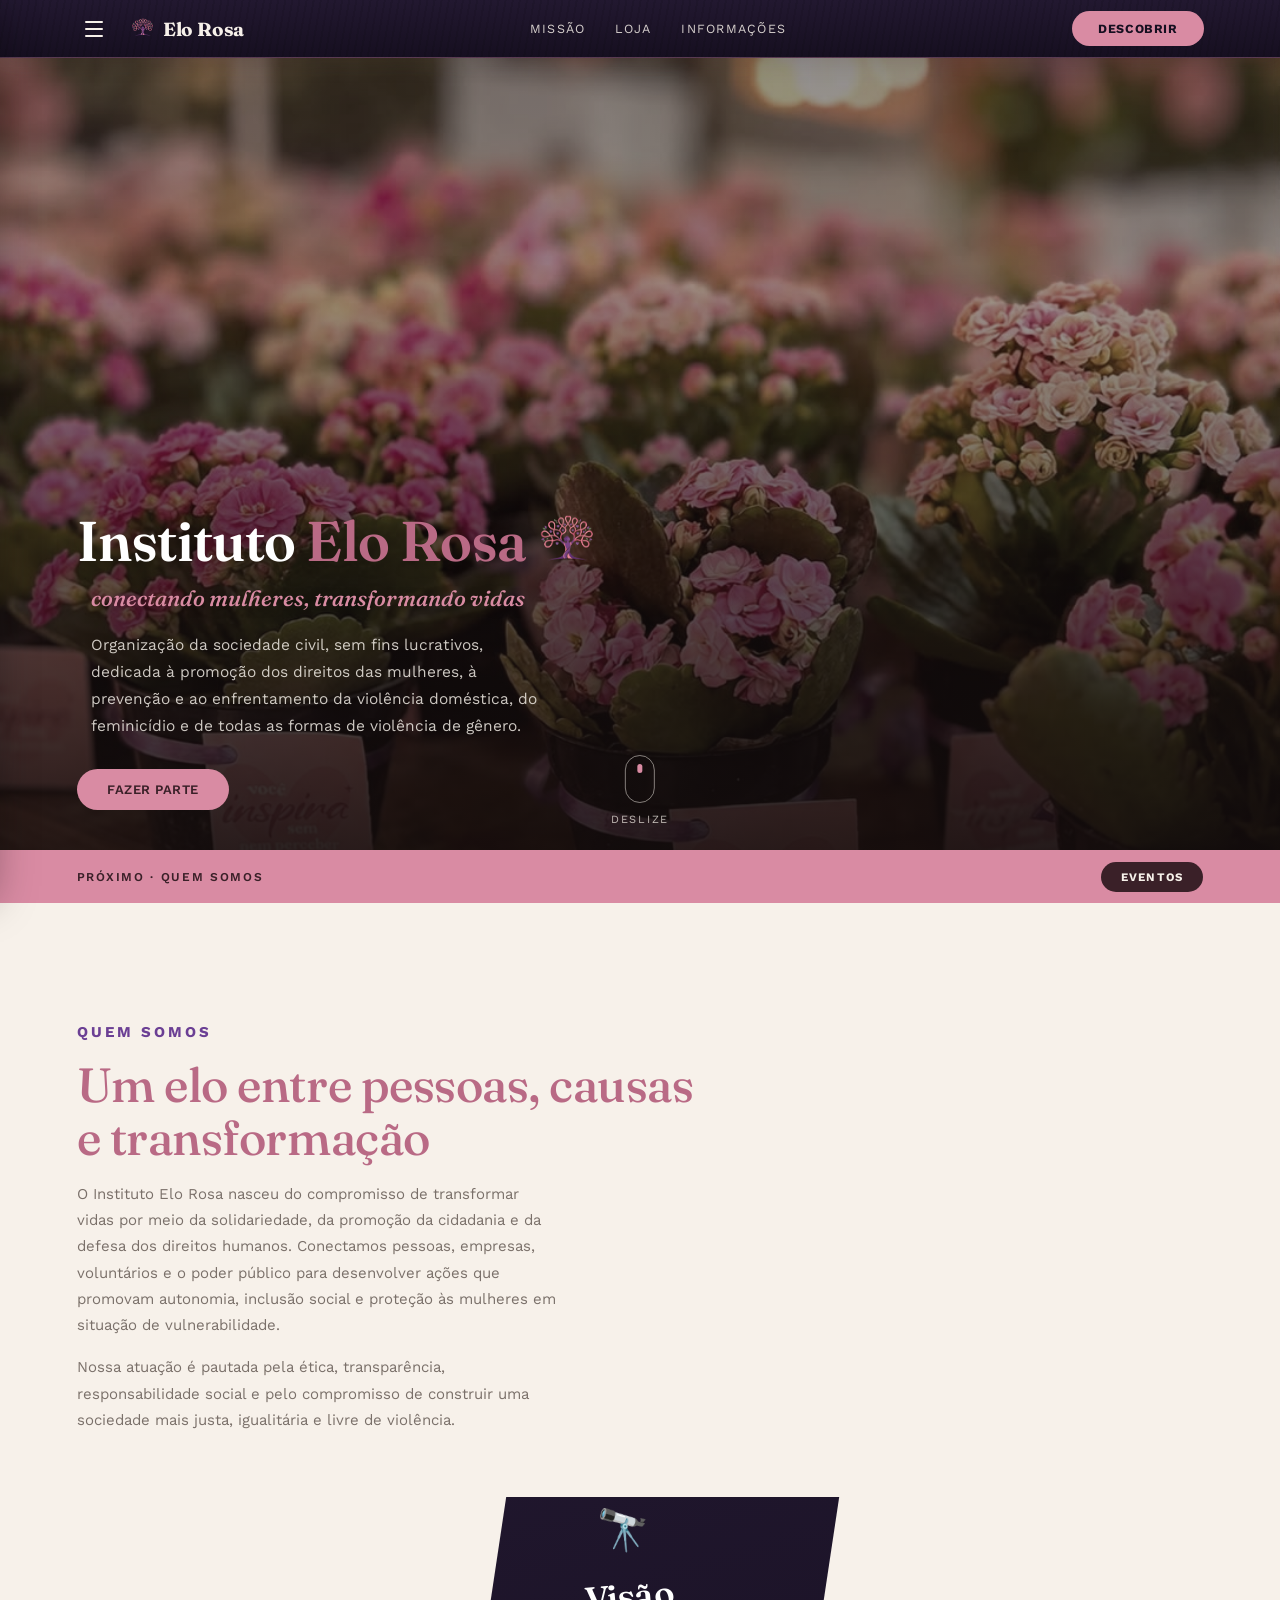
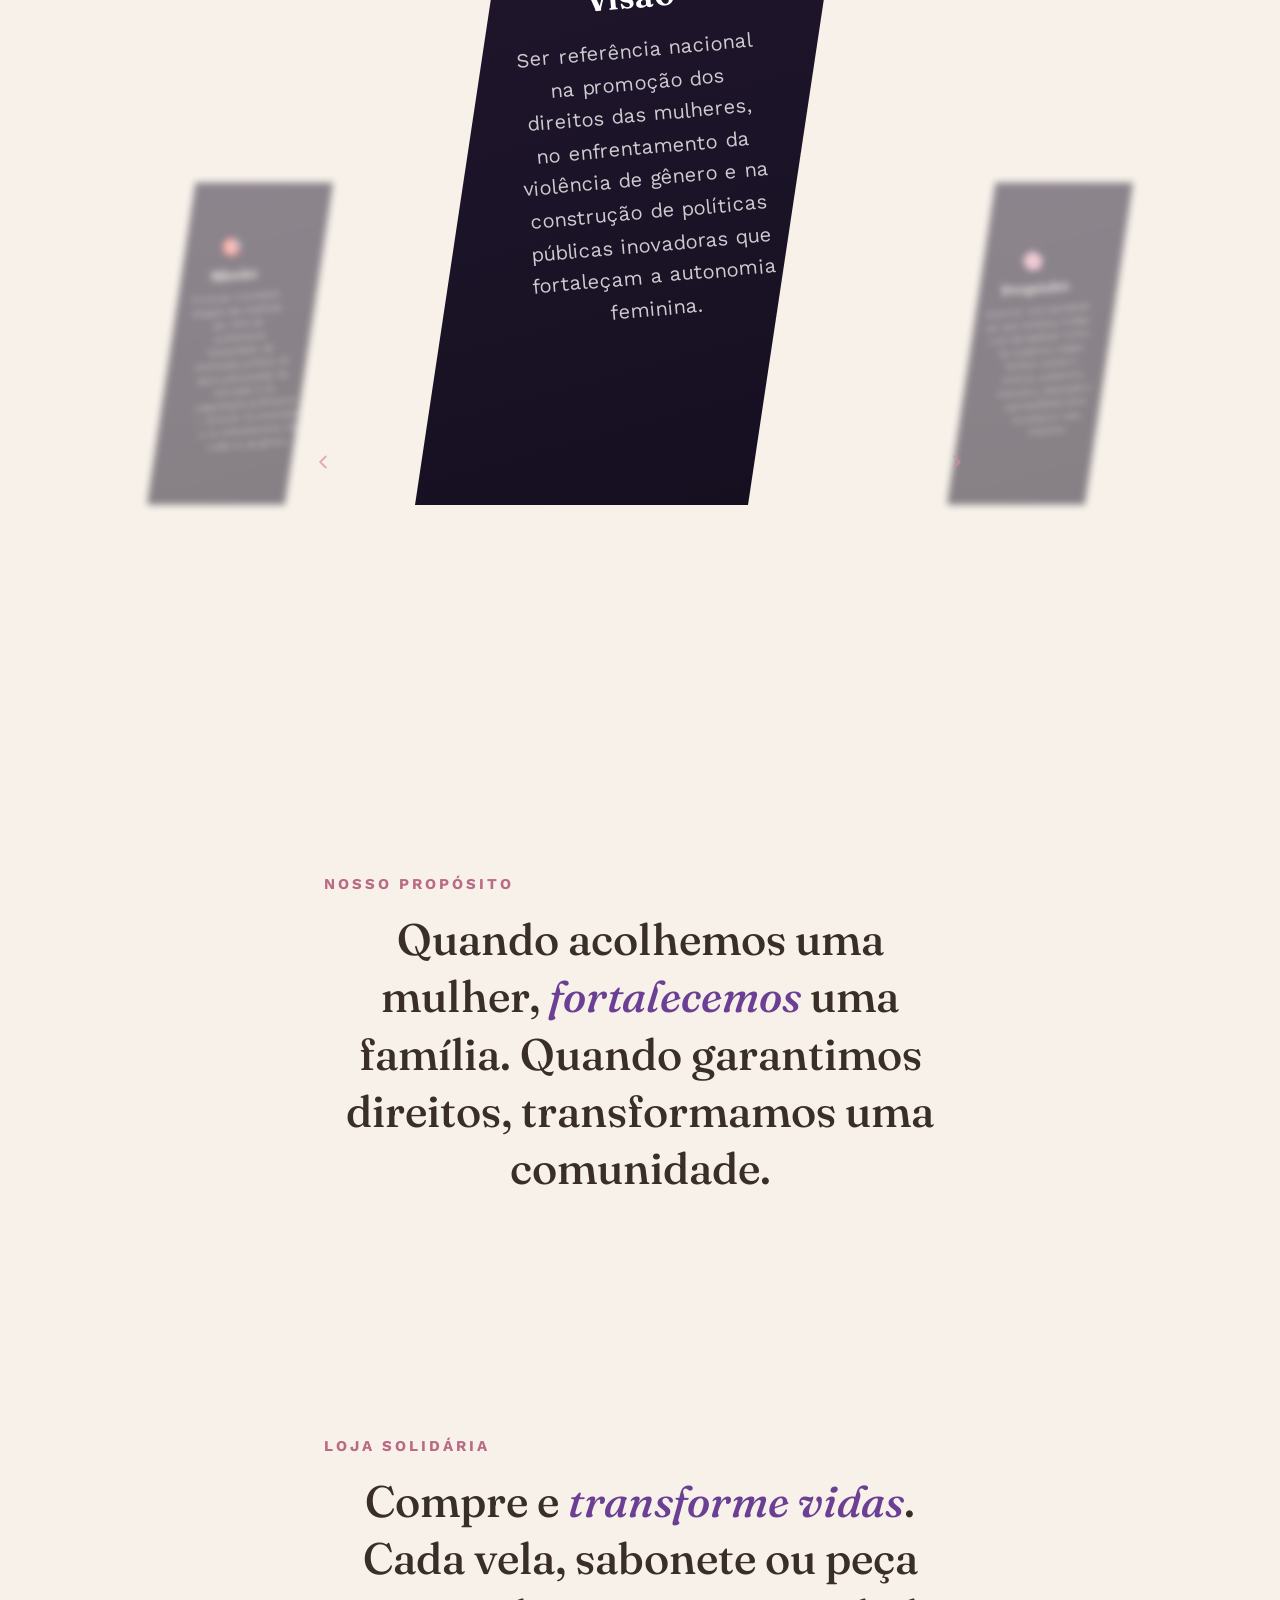
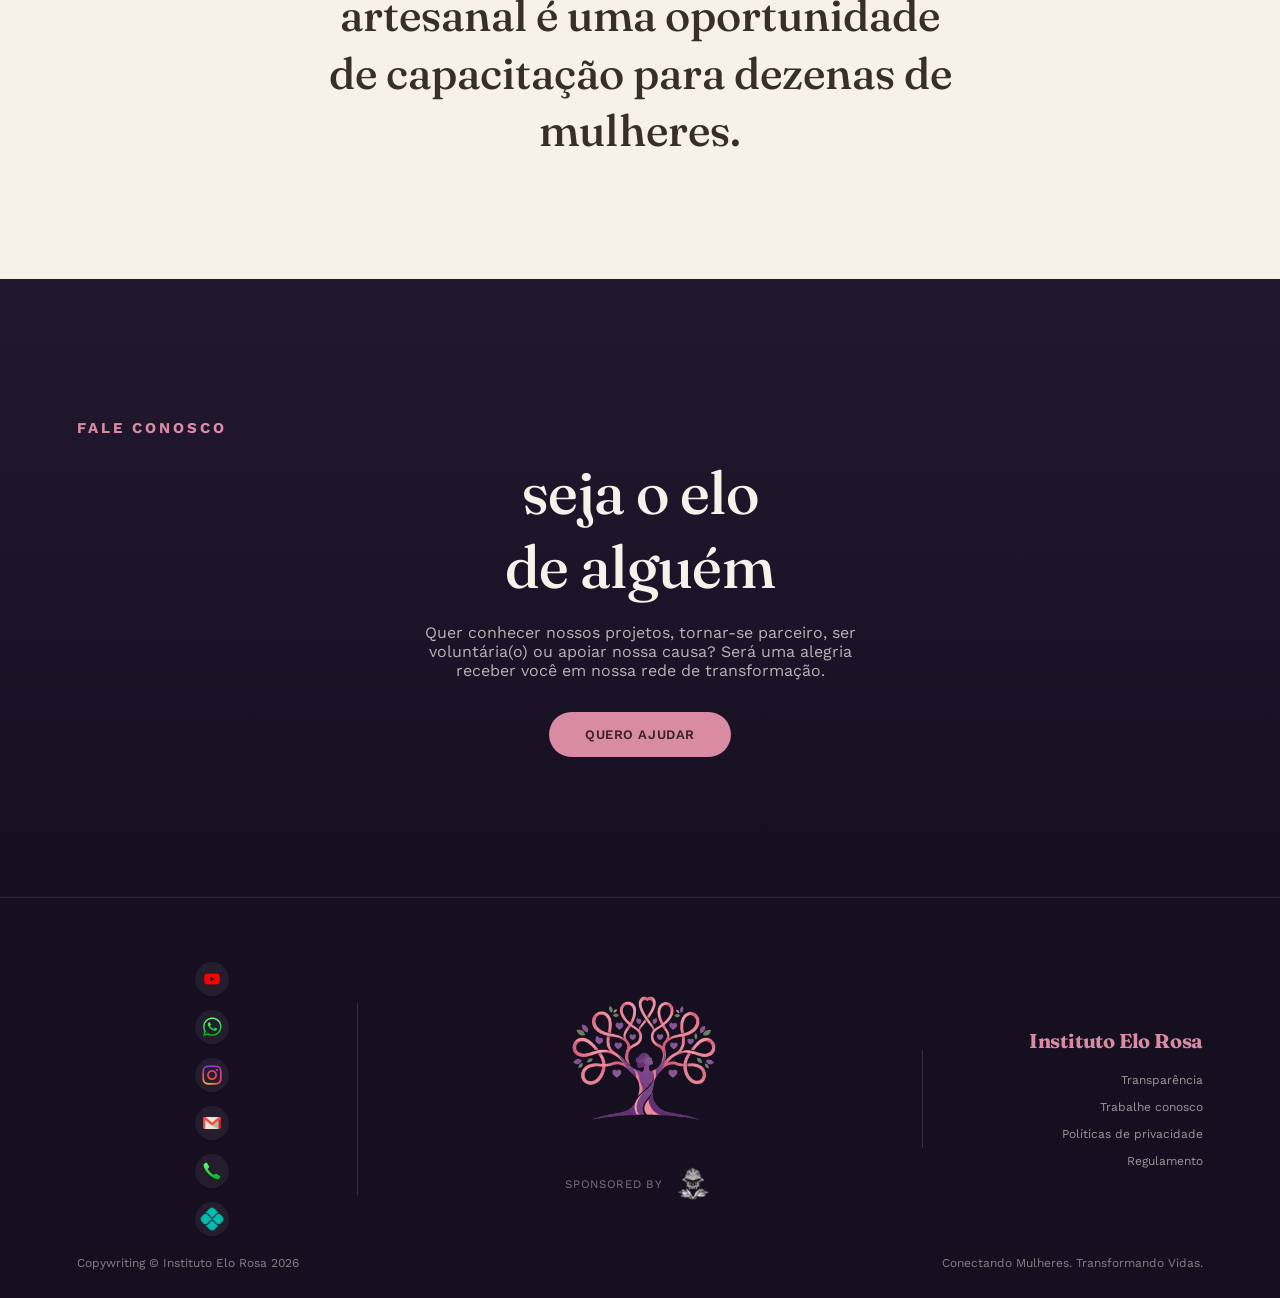
<file: index.html>
<!DOCTYPE html>
<html lang="pt-BR">
<head>
<meta charset="UTF-8">
<meta name="viewport" content="width=device-width, initial-scale=1.0">
<title>Instituto Elo Rosa</title>
<link rel="shortcut icon" href="" type="image/x-icon">
<!-- ícones extras mantidos para boa exibição em diferentes dispositivos -->
<link rel="icon" type="image/svg+xml" href="site_elo_rosa/images/favicon.svg">
<link rel="apple-touch-icon" href="site_elo_rosa/images/favicon-96x96.png">
<link rel="preconnect" href="https://fonts.googleapis.com">
<link rel="preconnect" href="https://fonts.gstatic.com" crossorigin>
<link href="https://fonts.googleapis.com/css2?family=Fraunces:ital,opsz,wght@0,9..144,300;0,9..144,500;0,9..144,700;1,9..144,500&family=Work+Sans:wght@400;500;600;700&display=swap" rel="stylesheet">
<link rel="stylesheet" href="site_elo_rosa/css/iHomeP.css">
</head>
<body>

<!-- ==========================================================================
     MÓDULO 1 — PÁGINA INICIAL (HOME)
     1.1 Menu de navegação (novo: hambúrguer + faixa que esconde + pastilha + gaveta)
     1.2 Botão flutuante de contato
     1.3 Seção herói (banner topo)
     1.4 Faixa "peek" (prévia da próxima seção)
     1.5 Seção "quem somos" (missão / visão / propósito)
     1.6 Seção "nosso propósito"
     1.7 Seção "loja solidária"
     1.8 Seção de chamada final (CTA)
     1.9 Rodapé (logo + contatos)
     ========================================================================== -->

<!-- 1.1 — MENU DE NAVEGAÇÃO -->
<nav class="nav" id="mainNav">
  <button class="menu-btn" id="menuBtn" aria-label="Abrir menu">
    <span></span><span></span><span></span>
  </button>
  <span class="word">
    <span class="mark">
      <img src="site_elo_rosa/images/favicon.svg" alt="Símbolo Elo Rosa">
    </span>
    Elo Rosa
  </span>
  <div class="links">
    <a href="#sobre">missão</a>
    <a href="#loja">loja</a>
    <a href="#apoiar">informações</a>
  </div>
  <a class="discover-btn fx-btn" href="#fim-pagina">Descobrir</a>
</nav>

<!-- pastilha fixa (canto superior esquerdo) que aparece quando a faixa some -->
<div class="nav-pill" id="navPill">
  <button class="menu-btn" id="menuBtnPill" aria-label="Abrir menu">
    <span></span><span></span><span></span>
  </button>
</div>

<!-- fundo escuro atrás da gaveta/cortina do menu -->
<div class="menu-overlay" id="menuOverlay"></div>

<!-- gaveta/cortina do menu (desktop: painel médio | mobile: peça pequena) -->
<aside class="menu-drawer" id="menuDrawer">
  <div class="menu-drawer-head">
    <span class="mark"><img src="site_elo_rosa/images/favicon.svg" alt="Logo do Instituto Elo Rosa"></span>
    <span class="drawer-name">Instituto Elo Rosa</span>
  </div>
  <nav class="menu-drawer-links">
    <a href="#sobre">Missão</a>
    <a href="#loja">Loja Solidária</a>
    <a href="#apoiar">Informações</a>
  </nav>
</aside>

<!-- 1.2 — BOTÃO FLUTUANTE DE CONTATO (canto inferior direito)
     Ícone: whatsapp1.png (preto), leva para o grupo do WhatsApp, nova aba -->
<a class="contact-fab" id="contactFab" title="fale conosco"
   href="https://chat.whatsapp.com/DbMzyCvsvQeIkFJNNrnskq?mode=gi_t"
   target="_blank" rel="noopener" aria-label="Falar no WhatsApp">
  <img src="site_elo_rosa/images/whatsapp1.png" alt="WhatsApp">
</a>

<!-- 1.3 — SEÇÃO HERÓI (banner principal com imagem de fundo) -->
<header class="hero">
  <div class="hero-bg" id="heroBg">
    <div class="fill"></div>
  </div>

  <div class="hero-inner">
    <div class="hero-copy">
      <!-- título grande do herói: nome do instituto primeiro (mais à
           esquerda, no topo da hierarquia) e a logo em seguida, à direita
           do texto. Nome inteiro em rosa (cor definida em .hero-title). -->
      <div class="hero-title-row">
        <h1 class="hero-title"><span class="hero-title-word">Instituto</span> <span class="hero-title-accent">Elo Rosa</span></h1>
        <span class="hero-logo"><img src="site_elo_rosa/images/favicon.svg" alt="Logo Instituto Elo Rosa"></span>
      </div>
      <!-- frase/tagline que já existia, mantida como subtítulo — recuada
           mais à direita, abaixo do título -->
      <p class="hero-tagline">conectando mulheres, transformando vidas</p>
      <!-- parágrafo de descrição que já existia -->
      <p class="hero-desc">Organização da sociedade civil, sem fins lucrativos, dedicada à promoção dos direitos das mulheres, à prevenção e ao enfrentamento da violência doméstica, do feminicídio e de todas as formas de violência de gênero.</p>
      <!-- botão "fazer parte": mesmo efeito visual do botão "Descobrir"
           (classe fx-btn = escurece no hover + "bolha" suave no clique),
           leva para uma página nova -->
      <a class="hero-btn fx-btn" href="site_elo_rosa/pages/fazer-parte.html">fazer parte</a>
    </div>
  </div>

  <div class="scroll-cue">
    <div class="pill"></div>
    <svg class="chevron" viewBox="0 0 24 24" fill="none" stroke="#c98299" stroke-width="2" stroke-linecap="round" stroke-linejoin="round"><polyline points="6 9 12 15 18 9"></polyline></svg>
    <span class="label">deslize</span>
  </div>
</header>

<!-- 1.4 — FAIXA "PEEK" (prévia da próxima seção) -->
<div class="peek">
  <span class="tag">próximo · quem somos</span>
  <!-- botão "eventos": mesmo efeito visual do "Descobrir" (classe fx-btn),
       mas leva para uma página nova (eventos.html), em vez de rolar a página -->
  <a class="peek-btn fx-btn" href="site_elo_rosa/pages/eventos.html">eventos</a>
</div>

<!-- 1.5 — SEÇÃO "QUEM SOMOS" (missão / visão / propósito) -->
<section id="sobre">
  <div class="section-head reveal">
    <span class="eyebrow">quem somos</span>
    <h2>Um elo entre pessoas, causas e transformação</h2>
    <p>O Instituto Elo Rosa nasceu do compromisso de transformar vidas por meio da solidariedade, da promoção da cidadania e da defesa dos direitos humanos. Conectamos pessoas, empresas, voluntários e o poder público para desenvolver ações que promovam autonomia, inclusão social e proteção às mulheres em situação de vulnerabilidade.</p>
    <p>Nossa atuação é pautada pela ética, transparência, responsabilidade social e pelo compromisso de construir uma sociedade mais justa, igualitária e livre de violência.</p>
  </div>

  <!-- Carrossel Missão/Visão/Propósito: 3 cartões em paralelogramo. Só o
       cartão central fica grande e nítido; os outros 2 ficam nas laterais,
       parcialmente escondidos e borrados. A ordem visível é controlada
       via JS, trocando as classes .is-left / .is-center / .is-right. -->
  <div class="mission-carousel reveal">
    <button class="m-arrow m-arrow-left" id="mArrowLeft" aria-label="Cartão anterior">
      <svg viewBox="0 0 24 24" fill="none" stroke-width="2" stroke-linecap="round" stroke-linejoin="round"><polyline points="15 18 9 12 15 6"></polyline></svg>
    </button>

    <div class="mission-track carousel-intro" id="missionTrack">
      <div class="m-card is-left" data-key="missao">
        <div class="m-card-inner">
          <div class="m-card-content">
            <span class="icon">🎯</span>
            <h3>Missão</h3>
            <p>Promover a proteção integral das mulheres por meio do acolhimento humanizado, da orientação jurídica, do apoio psicossocial, da educação e da capacitação profissional — atuando na prevenção e no enfrentamento da violência de gênero.</p>
          </div>
        </div>
      </div>
      <div class="m-card is-center" data-key="visao">
        <div class="m-card-inner">
          <div class="m-card-content">
            <span class="icon">🔭</span>
            <h3>Visão</h3>
            <p>Ser referência nacional na promoção dos direitos das mulheres, no enfrentamento da violência de gênero e na construção de políticas públicas inovadoras que fortaleçam a autonomia feminina.</p>
          </div>
        </div>
      </div>
      <div class="m-card is-right" data-key="proposito">
        <div class="m-card-inner">
          <div class="m-card-content">
            <span class="icon">🌸</span>
            <h3>Propósito</h3>
            <p>Construir uma sociedade em que nenhuma mulher viva sob qualquer forma de violência e todas tenham acesso a direitos, autonomia financeira, educação e oportunidades para reconstruir suas histórias.</p>
          </div>
        </div>
      </div>
    </div>

    <button class="m-arrow m-arrow-right" id="mArrowRight" aria-label="Próximo cartão">
      <svg viewBox="0 0 24 24" fill="none" stroke-width="2" stroke-linecap="round" stroke-linejoin="round"><polyline points="9 18 15 12 9 6"></polyline></svg>
    </button>
  </div>
</section>

<!-- 1.6 — SEÇÃO "NOSSO PROPÓSITO" -->
<section class="story" id="atuacao">
  <div class="story-content reveal">
    <span class="eyebrow">nosso propósito</span>
    <h2>Quando acolhemos uma mulher, <em>fortalecemos</em> uma família. Quando garantimos direitos, transformamos uma comunidade.</h2>
  </div>
</section>

<!-- 1.7 — SEÇÃO "LOJA SOLIDÁRIA" -->
<section class="story" id="loja">
  <div class="story-content reveal">
    <span class="eyebrow">loja solidária</span>
    <h2>Compre e <em>transforme vidas</em>. Cada vela, sabonete ou peça artesanal é uma oportunidade de capacitação para dezenas de mulheres.</h2>
  </div>
</section>

<!-- 1.8 — SEÇÃO DE CHAMADA FINAL (CTA) -->
<section class="cta" id="apoiar">
  <div class="reveal">
    <span class="eyebrow">fale conosco</span>
    <h2>seja o elo<br>de alguém</h2>
    <p style="max-width:480px;margin:20px auto 0;color:var(--ink-soft);">Quer conhecer nossos projetos, tornar-se parceiro, ser voluntária(o) ou apoiar nossa causa? Será uma alegria receber você em nossa rede de transformação.</p>
    <a class="btn" href="#">quero ajudar</a>
  </div>
</section>

<!-- 1.9 — RODAPÉ (FOOTER) — grade de 3 colunas: ícones | logo | nome+políticas -->
<footer>
  <div class="footer-grid">

    <!-- Coluna 1 (esquerda): ícones de contato/redes sociais, empilhados de
         cima para baixo. Agora usando imagens próprias (PNG) em vez de SVGs
         genéricos. Páginas externas (YouTube/Instagram/WhatsApp) abrem em
         nova aba (target="_blank"). -->
    <div class="footer-col-left">
      <ul class="footer-social-col">

        <!-- YouTube → canal oficial do Instituto Elo Rosa. Abre em nova aba. -->
        <li>
          <a href="https://www.youtube.com/@InstitutoEloRosa" target="_blank" rel="noopener" aria-label="YouTube" class="icon-pop">
            <img src="site_elo_rosa/images/youtube.png" alt="YouTube">
          </a>
        </li>

        <!-- WhatsApp (comunidade) → grupo do WhatsApp. Abre em nova aba. -->
        <li>
          <a href="https://chat.whatsapp.com/DbMzyCvsvQeIkFJNNrnskq?mode=gi_t"
             target="_blank" rel="noopener" aria-label="WhatsApp — comunidade" class="icon-pop">
            <img src="site_elo_rosa/images/whatsapp2.png" alt="WhatsApp">
          </a>
        </li>

        <!-- Instagram → página do perfil. Abre em nova aba.
             Substituir o href pelo link definitivo. -->
        <li>
          <a href="https://www.instagram.com/institutoelorosa/" target="_blank" rel="noopener" aria-label="Instagram" class="icon-pop">
            <img src="site_elo_rosa/images/instagran.png" alt="Instagram">
          </a>
        </li>

        <!-- Gmail → copia o e-mail para a área de transferência e também
             abre o app de e-mail (mailto), conforme pedido. -->
        <li>
          <a href="mailto:institutoelorosa@gmail.com" data-copy="institutoelorosa@gmail.com" class="js-copy-email icon-pop" aria-label="Enviar e-mail">
            <img src="site_elo_rosa/images/gmail.png" alt="E-mail">
          </a>
          <span class="footer-copy-hint" id="emailCopyHint">copiado!</span>
        </li>

        <!-- Telefone → apenas copia o número, sem abrir discador -->
        <li>
          <button type="button" class="js-copy-phone icon-pop" data-copy="+55 61 99587-1110" aria-label="Copiar telefone">
            <img src="site_elo_rosa/images/phone.png" alt="Telefone">
          </button>
          <span class="footer-copy-hint" id="phoneCopyHint">copiado!</span>
        </li>

        <!-- Pix → copia a chave (CNPJ) para a área de transferência, igual
             e-mail/telefone -->
        <li>
          <button type="button" class="js-copy-pix icon-pop" data-copy="67.667.330/0001-06" aria-label="Copiar chave Pix">
            <img src="site_elo_rosa/images/pix.png" alt="Pix">
          </button>
          <span class="footer-copy-hint" id="pixCopyHint">copiado!</span>
        </li>

      </ul>
    </div>

    <!-- Coluna 2 (centro): logo do instituto + "Sponsored by" embaixo, centralizado -->
    <div class="footer-col-center">
      <div class="footer-logo">
        <img src="site_elo_rosa/images/favicon.svg" alt="Logo do Instituto Elo Rosa">
      </div>

      <!-- "Sponsored by" — caveira (zaluvin.png) na cor ORIGINAL do arquivo
           (sem tingir), na base da peça central, centralizada. Ao passar o
           mouse, ela desliza em 2D (X e Y), sem rotação/3D. -->
      <div class="footer-sponsor">
        <span>Sponsored by</span>
        <a href="https://www.instagram.com/zaluvin/?utm_source=ig_web_button_share_sheet"
           target="_blank" rel="noopener"
           class="footer-sponsor-icon"
           aria-label="Sponsored by zaluvin — abrir Instagram">
          <img src="site_elo_rosa/images/zaluvin.png" alt="Zaluvin">
        </a>
      </div>
    </div>

    <!-- Coluna 3 (direita): nome do instituto + lista de links institucionais (políticas) -->
    <div class="footer-col-right">
      <span class="footer-brand-name">Instituto Elo Rosa</span>

      <ul class="footer-policies">
        <li><a href="#">Transparência</a></li>
        <li><a href="#">Trabalhe conosco</a></li>
        <li><a href="#">Políticas de privacidade</a></li>
        <li><a href="#">Regulamento</a></li>
      </ul>
    </div>

  </div>

  <!-- Linha final do rodapé: copyright + slogan -->
  <div class="footer-bottom" id="fim-pagina">
    <span>Copywriting © Instituto Elo Rosa 2026</span>
    <span>Conectando Mulheres. Transformando Vidas.</span>
  </div>
</footer>

<script src="site_elo_rosa/js/iHomeP.js"></script>
</body>
</html>
</file>
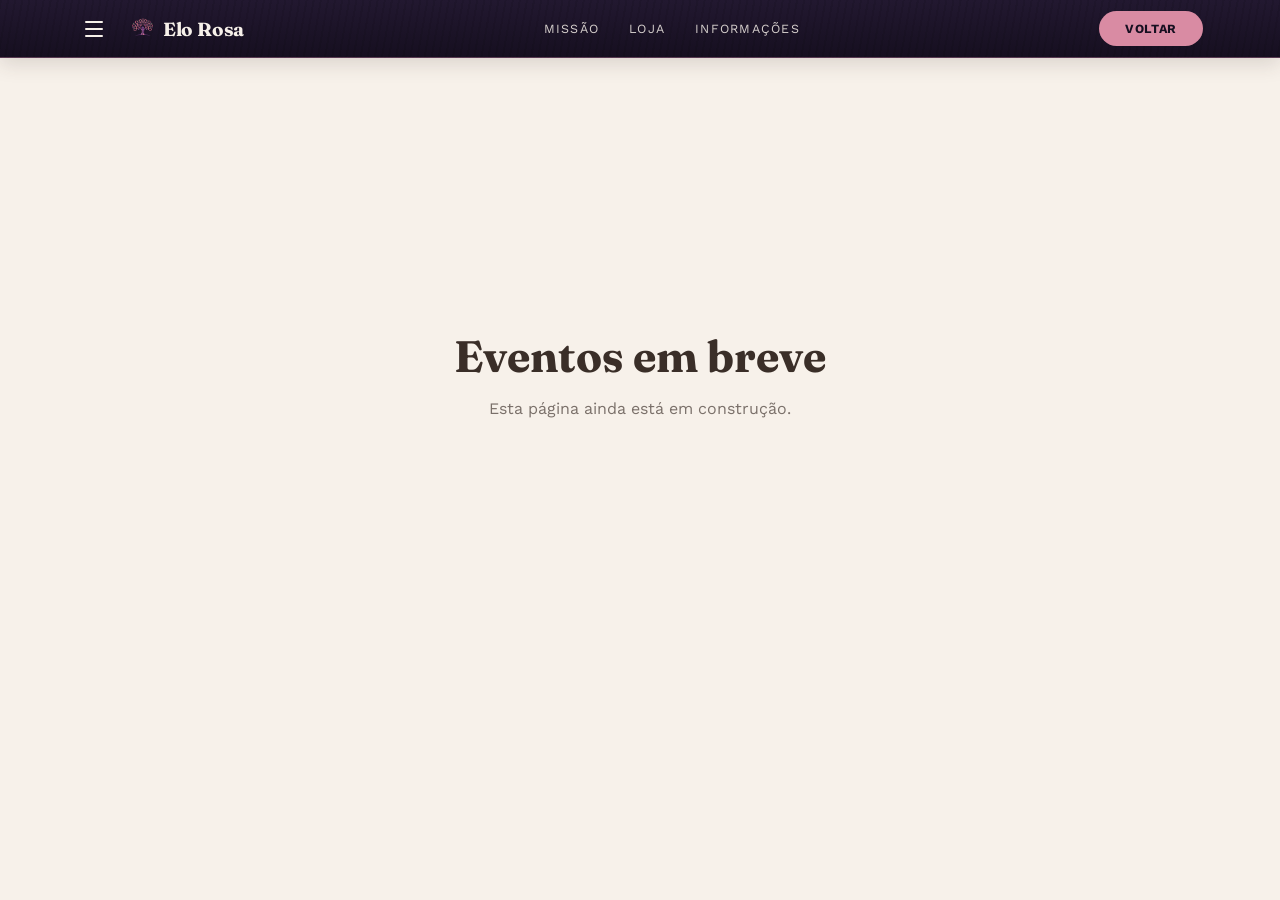
<file: site_elo_rosa/pages/eventos.html>
<!DOCTYPE html>
<html lang="pt-BR">
<head>
<meta charset="UTF-8">
<meta name="viewport" content="width=device-width, initial-scale=1.0">
<title>Eventos — Instituto Elo Rosa</title>
<link rel="shortcut icon" href="" type="image/x-icon">
<link rel="icon" type="image/svg+xml" href="../images/favicon.svg">
<link href="https://fonts.googleapis.com/css2?family=Fraunces:ital,opsz,wght@0,9..144,300;0,9..144,500;0,9..144,700;1,9..144,500&family=Work+Sans:wght@400;500;600;700&display=swap" rel="stylesheet">
<link rel="stylesheet" href="../css/iHomeP.css">
</head>
<body style="padding-top:58px;">

<!--
  PÁGINA "EVENTOS" — criada em branco por enquanto, como destino do botão
  "eventos" da faixa peek da página inicial. Reaproveita o mesmo style.css
  do site (mesmas cores, fontes e faixa de navegação), só falta o conteúdo.
-->

<nav class="nav" id="mainNav">
  <button class="menu-btn" id="menuBtn" aria-label="Abrir menu">
    <span></span><span></span><span></span>
  </button>
  <span class="word">
    <span class="mark"><img src="../images/favicon.svg" alt="Símbolo Elo Rosa"></span>
    Elo Rosa
  </span>
  <div class="links">
    <a href="../../index.html#sobre">missão</a>
    <a href="../../index.html#loja">loja</a>
    <a href="../../index.html#apoiar">informações</a>
  </div>
  <a class="discover-btn fx-btn" href="../../index.html">voltar</a>
</nav>

<section style="min-height:70vh;display:flex;align-items:center;justify-content:center;text-align:center;">
  <div>
    <h1 style="font-size:clamp(28px,4.5vw,44px);">Eventos em breve</h1>
    <p style="margin-top:16px;color:var(--ink-soft);">Esta página ainda está em construção.</p>
  </div>
</section>

<script src="../js/iHomeP.js"></script>
</body>
</html>
</file>
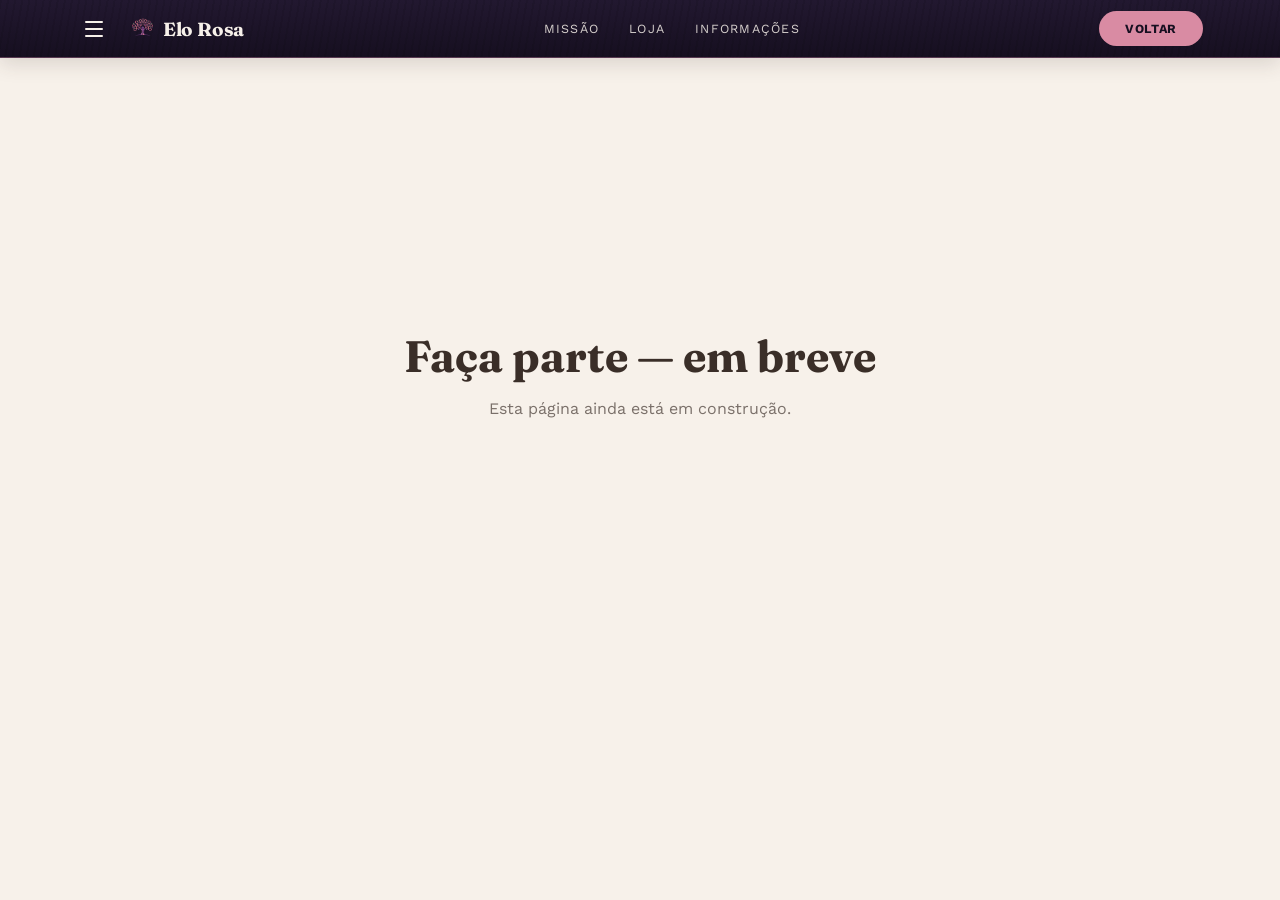
<file: site_elo_rosa/pages/fazer-parte.html>
<!DOCTYPE html>
<html lang="pt-BR">
<head>
<meta charset="UTF-8">
<meta name="viewport" content="width=device-width, initial-scale=1.0">
<title>Faça Parte — Instituto Elo Rosa</title>
<link rel="shortcut icon" href="" type="image/x-icon">
<link rel="icon" type="image/svg+xml" href="../images/favicon.svg">
<link href="https://fonts.googleapis.com/css2?family=Fraunces:ital,opsz,wght@0,9..144,300;0,9..144,500;0,9..144,700;1,9..144,500&family=Work+Sans:wght@400;500;600;700&display=swap" rel="stylesheet">
<link rel="stylesheet" href="../css/iHomeP.css">
</head>
<body style="padding-top:58px;">

<!--
  PÁGINA "FAZER PARTE" — criada em branco por enquanto, como destino do
  botão "fazer parte" do herói da página inicial. Reaproveita o mesmo
  iHomeP.css do site (mesmas cores, fontes e faixa de navegação).
-->

<nav class="nav" id="mainNav">
  <button class="menu-btn" id="menuBtn" aria-label="Abrir menu">
    <span></span><span></span><span></span>
  </button>
  <span class="word">
    <span class="mark"><img src="../images/favicon.svg" alt="Símbolo Elo Rosa"></span>
    Elo Rosa
  </span>
  <div class="links">
    <a href="../../index.html#sobre">missão</a>
    <a href="../../index.html#loja">loja</a>
    <a href="../../index.html#apoiar">informações</a>
  </div>
  <a class="discover-btn fx-btn" href="../../index.html">voltar</a>
</nav>

<section style="min-height:70vh;display:flex;align-items:center;justify-content:center;text-align:center;">
  <div>
    <h1 style="font-size:clamp(28px,4.5vw,44px);">Faça parte — em breve</h1>
    <p style="margin-top:16px;color:var(--ink-soft);">Esta página ainda está em construção.</p>
  </div>
</section>

<script src="../js/iHomeP.js"></script>
</body>
</html>
</file>
<file: site_elo_rosa/css/iHomeP.css>
/* ==========================================================================
   iHomeP.css — INSTITUTO ELO ROSA — FOLHA DE ESTILOS DA PÁGINA INICIAL (HOME)
   Convenção de nome: "iHomeP" = estilos específicos da Home Page.
   Quando novas páginas forem criadas, cada uma pode ter seu próprio arquivo
   (ex: iEventosP.css), mantendo os estilos organizados por página.
   Paleta: tons terrosos/creme + rosa suave + verde, com seções escuras
   (madeira/roxo) para dar contraste ao herói, CTA e rodapé.
   ========================================================================== */

/* ##########################################################################
   MÓDULO 1 — PÁGINA INICIAL (HOME)
   Este módulo contém TODOS os estilos da página inicial do site:
   menu de navegação, botão flutuante de contato, seção herói (banner topo),
   seção "quem somos", seções de propósito/loja, seção de chamada (CTA)
   e o rodapé (footer) com a flor decorativa e os contatos.
   ########################################################################## */

/* Variáveis de cor reutilizadas em todo o site (facilita trocar a paleta) */
:root{
  --cream:#F7F1EA;                    /* fundo claro principal */
  --cream-deep:#EDE2D4;               /* fundo levemente mais escuro (cards) */
  --ink:#3A2E28;                      /* cor do texto principal */
  --ink-soft:rgba(58,46,40,.66);      /* texto secundário, mais suave */
  --pink:#D98BA3;                     /* rosa de destaque (botões, links) */
  --pink-deep:#B96A85;                /* rosa mais escuro (hover) */
  --green:#7C9A78;                    /* verde de apoio (eyebrows de seção) */
  --line:rgba(58,46,40,.12);          /* linhas divisórias sutis */
  --wood:#221830;                     /* roxo escuro (topo do gradiente) — escurecido */
  --wood-dark:#160F20;                /* roxo ainda mais escuro (base do gradiente) — escurecido */
  --purple-accent:#6B3F94;            /* roxo de destaque em textos */
  --lilac-light:#E7D6EA;              /* rosa-lilás claro (moldura externa das cartas 3D) */
}

/* Reset básico: remove margens/paddings padrão do navegador */
*{margin:0;padding:0;box-sizing:border-box;}

/* Rolagem suave ao clicar em âncoras (ex: menu -> seção) */
html{scroll-behavior:smooth;}

/* Esconde a barra de rolagem visualmente, mantendo a rolagem funcional */
html,body{ scrollbar-width:none; -ms-overflow-style:none; }
body::-webkit-scrollbar, html::-webkit-scrollbar{ display:none; width:0; height:0; }

body{
  background:var(--cream);
  color:var(--ink);
  font-family:'Work Sans',sans-serif;  /* fonte padrão do corpo do texto */
  overflow-x:hidden;                   /* evita rolagem horizontal indesejada */
  padding-top:58px;                    /* compensa a altura do menu fixo (.nav) */
}

/* Títulos usam a fonte serifada (mais editorial/elegante) */
h1,h2,h3,.display{font-family:'Fraunces',serif;}
a{color:inherit;text-decoration:none;}

/* --------------------------------------------------------------------------
   1.1 — MENU DE NAVEGAÇÃO (topo fixo)
   Barra fixa no topo da tela com logo, links de âncora e botão "quero ajudar".
   -------------------------------------------------------------------------- */
.nav{
  position:fixed;top:0;left:0;right:0;z-index:50;
  height:58px;
  display:flex;justify-content:space-between;align-items:center;
  padding:0 6vw;
  background:
    repeating-linear-gradient(100deg,
      rgba(0,0,0,0.08) 0px, rgba(0,0,0,0.08) 2px,
      transparent 2px, transparent 7px),
    linear-gradient(180deg, var(--wood) 0%, var(--wood-dark) 100%);
  border-bottom:1px solid rgba(217,139,163,.3);
  box-shadow:0 6px 20px rgba(58,46,40,.15);
}
.nav .word{
  font-family:'Fraunces',serif;font-weight:700;font-size:19px;letter-spacing:-0.01em;color:var(--cream);
  display:flex;align-items:center;gap:8px;
}
.nav .word .mark{
  width:26px;height:26px;flex-shrink:0;
  display:inline-flex;align-items:center;justify-content:center;
}
.nav .word .mark img{width:100%;height:100%;object-fit:contain;}
.nav .links{display:flex;gap:30px;font-size:12.5px;letter-spacing:.1em;text-transform:uppercase;}
.nav .links a{opacity:.85;color:var(--cream);transition:opacity .2s, color .2s;}
.nav .links a:hover{opacity:1;color:var(--pink);}
.nav .help-btn{
  background:var(--pink);color:#3A2028;
  padding:9px 20px;border-radius:24px;
  font-size:12px;font-weight:700;letter-spacing:.04em;text-transform:uppercase;
  white-space:nowrap;
  transition:background .2s;
}
.nav .help-btn:hover{background:var(--pink-deep);}
@media(max-width:760px){ .nav .links{display:none;} .nav .help-btn{padding:8px 16px;font-size:11px;} }

/* --------------------------------------------------------------------------
   1.2 — BOTÃO FLUTUANTE DE CONTATO (círculo com o ícone whatsapp1.png, preto)
   Fica fixo no canto inferior direito da tela; aparece com fade ao rolar
   (a lógica de mostrar/esconder fica no iHomeP.js). Agora é um link direto
   para o grupo do WhatsApp, aberto em nova aba.
   -------------------------------------------------------------------------- */
.contact-fab{
  position:fixed;right:28px;bottom:32px;z-index:60;
  width:58px;height:58px;border-radius:50%;
  background:var(--pink);
  display:flex;align-items:center;justify-content:center;
  box-shadow:0 8px 24px rgba(217,139,163,.5);
  opacity:0;transform:translateY(16px) scale(.9);pointer-events:none;
  transition:opacity .4s ease, transform .4s ease;
}
.contact-fab.show{opacity:1;transform:translateY(0) scale(1);pointer-events:auto;}
/* ícone whatsapp1.png aumentado em 50% (de 24px para 36px), como os demais
   ícones "extras" (todos, exceto o do zaluvin) */
.contact-fab img{width:36px;height:36px;object-fit:contain;}
@media(max-width:760px){ .contact-fab{width:50px;height:50px;right:18px;bottom:20px;} .contact-fab img{width:30px;height:30px;} }

/* --------------------------------------------------------------------------
   1.3 — SEÇÃO HERÓI (banner principal do topo, com imagem de fundo)
   -------------------------------------------------------------------------- */
.hero{
  position:relative;
  height:88vh;
  min-height:560px;
  display:flex;align-items:flex-end;
  overflow:hidden;
}
.hero-bg{
  position:absolute;inset:-6% 0 0 0;
  height:106%;
  will-change:transform;
}
.hero-bg .fill{
  position:absolute;inset:0;
  background-image:url('../images/hero.jpeg');
  background-size:cover;background-position:center 38%;
  filter:saturate(0.62) brightness(0.85);
}
.hero-bg::after{
  content:"";position:absolute;inset:0;
  background:linear-gradient(180deg, rgba(30,20,20,.4) 0%, rgba(30,20,20,.28) 32%, rgba(20,13,13,.88) 100%);
}
.hero-inner{
  position:relative;z-index:2;
  width:100%;
  padding:0 6vw 4.5vh;
}
.hero-copy{max-width:680px;}

.eyebrow{
  color:var(--pink-deep);font-size:15px;letter-spacing:.2em;text-transform:uppercase;
  font-weight:700;margin-bottom:18px;
  display:flex;align-items:center;gap:10px;
}
.eyebrow .mark{width:22px;height:22px;flex-shrink:0;}
.eyebrow .mark img{width:100%;height:100%;object-fit:contain;}

.hero-title-row{
  display:flex;align-items:center;gap:6px;
  margin-bottom:6px;
  /* hierarquia: o título nasce mais à esquerda; a logo fica depois, à
     direita dele, bem colada ao texto — ordem no HTML é título -> logo */
  justify-content:flex-start;
  flex-wrap:nowrap;
}
.hero-logo{
  /* logo maior em relação ao título, para ter presença ao lado do texto */
  width:1.35em;height:1.35em;
  font-size:clamp(28px,4.4vw,48px);
  flex-shrink:0;
  display:flex;align-items:center;justify-content:center;
}
.hero-logo img{width:100%;height:100%;object-fit:contain;}
.hero-title{
  /* fonte aumentada — ainda cabe numa linha reta no desktop */
  font-size:clamp(30px,4.8vw,56px);
  font-weight:600;line-height:1.08;letter-spacing:-.01em;
  text-shadow:0 4px 24px rgba(0,0,0,.35);
  white-space:nowrap;
}
/* "Instituto" em branco forte */
.hero-title-word{
  color:#FFFFFF;
}
/* "Elo Rosa" em rosa bem forte */
.hero-title-accent{
  color:var(--pink-deep);
  text-shadow:0 2px 16px rgba(0,0,0,.3);
}
@media(min-width:901px){
  .hero-copy{max-width:none;}
}
@media(max-width:900px){
  .hero-title{white-space:normal;}
}
@media(max-width:760px){
  .hero-logo{width:1.2em;height:1.2em;font-size:clamp(24px,7vw,36px);}
  .hero-title{font-size:clamp(24px,7vw,36px);}
}

.hero-tagline{
  margin-top:10px;margin-left:14px;
  font-family:'Fraunces',serif;font-style:italic;font-weight:500;
  font-size:clamp(17px,2.2vw,22px);
  color:var(--pink);
  text-shadow:0 2px 12px rgba(0,0,0,.25);
}

.hero-desc{
  margin-top:20px;margin-left:14px;
  font-size:15.5px;line-height:1.75;color:rgba(247,241,234,.82);
  max-width:460px;
}
.hero-btn{
  display:inline-block;margin-top:28px;padding:13px 30px;
  background:var(--pink);color:#3A2028;border-radius:30px;
  font-weight:600;font-size:13px;letter-spacing:.04em;text-transform:uppercase;
}

.scroll-cue{
  position:absolute;bottom:24px;left:50%;transform:translateX(-50%);
  z-index:3;display:flex;flex-direction:column;align-items:center;gap:10px;
  color:rgba(247,241,234,.75);font-size:11px;letter-spacing:.16em;text-transform:uppercase;
}
.scroll-cue .pill{
  width:30px;height:48px;border-radius:20px;border:1.5px solid rgba(247,241,234,.5);
  position:relative;
}
.scroll-cue .pill::before{
  content:"";position:absolute;top:8px;left:50%;transform:translateX(-50%);
  width:5px;height:9px;border-radius:3px;background:var(--pink);
  animation:cueMove 1.8s ease-in-out infinite;
}
@keyframes cueMove{
  0%{opacity:0;transform:translate(-50%,0);}
  30%{opacity:1;}
  70%{opacity:1;}
  100%{opacity:0;transform:translate(-50%,16px);}
}
.scroll-cue .chevron{display:none;}
@media(max-width:760px){
  .scroll-cue .pill{display:none;}
  .scroll-cue .chevron{display:block;width:26px;height:26px;animation:chevBounce 1.6s ease-in-out infinite;}
  .scroll-cue span.label{display:none;}
}
@keyframes chevBounce{
  0%,100%{transform:translateY(0);opacity:.5;}
  50%{transform:translateY(8px);opacity:1;}
}

.peek{
  position:relative;z-index:2;
  background:var(--pink);
  color:#3A2028;
  padding:calc(14px * 5 / 6) 6vw;
  display:flex;justify-content:space-between;align-items:center;
}
.peek .tag{font-size:12px;letter-spacing:.14em;text-transform:uppercase;font-weight:600;}
.peek .peek-btn{
  background:#3A2028;color:var(--cream);
  padding:8px 20px;border-radius:20px;
  font-size:11.5px;font-weight:700;letter-spacing:.1em;text-transform:uppercase;
  transition:background .2s;
}
.peek .peek-btn:hover{background:var(--wood-dark);}

section{padding:120px 6vw;position:relative;}
.section-head{max-width:640px;margin-bottom:64px;}
.section-head .eyebrow{color:var(--purple-accent);}
.section-head h2{font-size:clamp(32px,4.5vw,48px);font-weight:500;line-height:1.1;letter-spacing:-.01em;color:var(--pink-deep);}
.section-head p{margin-top:16px;color:var(--ink-soft);line-height:1.75;font-size:15px;max-width:480px;}

/* --------------------------------------------------------------------------
   1.6 — CARROSSEL MISSÃO / VISÃO / PROPÓSITO
   3 cartões em formato de PARALELOGRAMO: base (topo/base) horizontal, em
   90° com o "chão" da seção — as laterais são retas, inclinadas em 35°
   cada, PARALELAS entre si (por isso paralelogramo, não trapézio).

   Só 1 cartão fica no centro, em tamanho grande (+50%) e nítido; os outros
   2 ficam encostados nas laterais do carrossel, mostrando ~15% de si
   mesmos, borrados (blur). Clicar num cartão lateral (ou nas setas) o traz
   para o centro, com uma animação de "pop" (cresce - encolhe - cresce mais
   - estabiliza), enquanto o cartão que estava no centro vai para a lateral
   e ganha blur.
   -------------------------------------------------------------------------- */
.mission-carousel{
  position:relative;
  height:760px;
  max-height:82vh;
  display:flex;align-items:flex-end;justify-content:center;
  padding:60px 6vw 130px;
  overflow:hidden;
}
.mission-track{
  position:relative;
  width:100%;
  max-width:1300px;
  height:100%;
}

/* seta de navegação — sem contorno, rosa suave, só balançando sutilmente
   para indicar onde clicar. Ficam mais acima e mais afastadas do centro,
   para o deck ter bastante respiro. */
.m-arrow{
  position:absolute;
  bottom:150px;z-index:8;
  width:46px;height:46px;border-radius:50%;
  display:flex;align-items:center;justify-content:center;
  background:transparent;
  border:none;
  cursor:pointer;
  transition:transform .25s ease, opacity .25s ease;
  opacity:.7;
  animation:arrowHint 2.2s ease-in-out infinite;
}
.m-arrow:hover{opacity:1;}
.m-arrow svg{width:22px;height:22px;stroke:var(--pink);}
.m-arrow.m-arrow-left{left:calc(50% - 460px);}
.m-arrow.m-arrow-right{right:calc(50% - 460px);}
@keyframes arrowHint{
  0%,100%{transform:translateX(0);}
  50%{transform:translateX(5px);}
}
.m-arrow-left{animation-name:arrowHintLeft;}
@keyframes arrowHintLeft{
  0%,100%{transform:translateX(0);}
  50%{transform:translateX(-5px);}
}

/* cartão — sem moldura/fundo próprio: a área ao redor do paralelogramo é
   totalmente transparente, como se não existisse */
.m-card{
  position:absolute;
  bottom:0;left:50%;
  width:300px;height:520px;
  padding:0;
  background:transparent;
  cursor:pointer;
  transform-origin:bottom center;
  transition:transform .65s cubic-bezier(.22,1,.36,1),
             filter .5s ease, opacity .5s ease;
  will-change:transform, filter;
}

/* miolo — formato de paralelogramo via clip-path (laterais paralelas,
   inclinadas). Agora escuro/roxo, com texto claro. Sombra própria via
   drop-shadow (acompanha o recorte, diferente de box-shadow, que ficaria
   retangular). */
.m-card-inner{
  position:relative;
  width:100%;height:100%;
  background:linear-gradient(165deg, var(--wood) 0%, var(--wood-dark) 100%);
  clip-path:polygon(26% 0%, 100% 0%, 74% 100%, 0% 100%);
  filter:drop-shadow(0 20px 34px rgba(34,24,48,.24));
  transition:clip-path .4s ease;
}
/* bloco de texto: gira levemente para acompanhar a angulação oblíqua das
   laterais do cartão, e fica centralizado no meio da largura da faixa
   central do paralelogramo — largura reduzida e ângulo mais suave para
   o texto não estourar as bordas inclinadas */
.m-card-content{
  position:absolute;
  top:50%;left:50%;
  width:56%;
  transform:translate(-50%,-50%) rotate(-5deg);
  display:flex;flex-direction:column;
  text-align:center;
  color:#FFFFFF;
}
.m-card .icon{font-size:28px;display:block;margin-bottom:14px;}
.m-card h3{font-family:'Fraunces',serif;font-weight:600;font-size:23px;margin-bottom:12px;color:#FFFFFF;}
.m-card p{font-size:13.5px;line-height:1.6;color:rgba(255,255,255,.78);}

/* estado: cartão CENTRAL — grande (+50%), nítido, no topo da pilha */
.m-card.is-center{
  transform:translate(-50%,0) scale(1.5);
  z-index:5;
  filter:blur(0);
  opacity:1;
}
/* "a quina desce": ao passar o mouse em qualquer borda do cartão central,
   o canto inferior daquele lado baixa um pouco, como se fosse puxado —
   efeito de "olhar/selecionar" a carta */
.m-card.is-center:hover{
  transform:translate(-50%,0) scale(1.5) rotate(var(--tilt,0deg));
}
.m-card.is-center:hover .m-card-inner{
  clip-path:polygon(26% 0%, 100% 0%, 74% calc(100% + var(--corner,0px)), 0% 100%);
}

/* estados LATERAIS — deck bem espaçado: os cartões laterais ficam bem
   afastados do centro, MENORES que o central, e com blur */
.m-card.is-left{
  transform:translate(calc(-50% - 560px),0) scale(.62);
  z-index:2;
  filter:blur(6px);
  opacity:.5;
}
.m-card.is-right{
  transform:translate(calc(-50% + 560px),0) scale(.62);
  z-index:2;
  filter:blur(6px);
  opacity:.5;
}

/* animação de seleção: cresce - encolhe - cresce mais - estabiliza */
.m-card.is-center.just-selected{
  animation:cardSelectPop .75s cubic-bezier(.33,1,.68,1);
}
@keyframes cardSelectPop{
  0%{transform:translate(-50%,0) scale(1.5);}
  28%{transform:translate(-50%,0) scale(1.32);}
  55%{transform:translate(-50%,0) scale(1.62);}
  100%{transform:translate(-50%,0) scale(1.5);}
}

/* entrada inicial: o cartão central "chega" da direita para a esquerda e
   se estabiliza no centro */
.mission-track.carousel-intro .m-card.is-center{
  animation:cardEnterFromRight .9s cubic-bezier(.22,1,.36,1);
}
@keyframes cardEnterFromRight{
  0%{transform:translate(calc(-50% + 650px),0) scale(1.5);opacity:0;}
  100%{transform:translate(-50%,0) scale(1.5);opacity:1;}
}

@media(max-width:1300px){
  .m-card.is-left{transform:translate(calc(-50% - 400px),0) scale(.62);}
  .m-card.is-right{transform:translate(calc(-50% + 400px),0) scale(.62);}
  .m-arrow.m-arrow-left{left:calc(50% - 340px);}
  .m-arrow.m-arrow-right{right:calc(50% - 340px);}
}
@media(max-width:900px){
  .mission-carousel{height:620px;padding:40px 6vw 100px;}
  .m-card{width:230px;height:400px;}
  .m-card.is-left{transform:translate(calc(-50% - 250px),0) scale(.62);}
  .m-card.is-right{transform:translate(calc(-50% + 250px),0) scale(.62);}
  .m-arrow{bottom:110px;}
  .m-arrow.m-arrow-left{left:calc(50% - 230px);}
  .m-arrow.m-arrow-right{right:calc(50% - 230px);}
}
@media(max-width:600px){
  .mission-carousel{height:560px;padding:30px 4vw 90px;}
  .m-card{width:190px;height:330px;}
  .m-card.is-center{transform:translate(-50%,0) scale(1.35);}
  .m-card.is-left{transform:translate(calc(-50% - 175px),0) scale(.58);}
  .m-card.is-right{transform:translate(calc(-50% + 175px),0) scale(.58);}
  .m-card h3{font-size:19px;}
  .m-card p{font-size:12.5px;}
  .m-arrow{bottom:90px;}
  .m-arrow.m-arrow-left{left:calc(50% - 190px);}
  .m-arrow.m-arrow-right{right:calc(50% - 190px);}
}

.values{background:var(--cream-deep);}
.values-list{
  display:flex;flex-wrap:wrap;gap:12px;
  max-width:900px;
}
.values-list span{
  background:var(--cream);
  border:1px solid var(--line);
  color:var(--ink);
  padding:10px 18px;
  border-radius:24px;
  font-size:13.5px;
}
#projetos .values-list span{
  background:var(--cream-deep);
  border-color:rgba(217,139,163,.35);
}
.story{
  background:var(--cream);
  min-height:50vh;
  display:flex;align-items:center;justify-content:center;
  text-align:center;
}
.story-content{max-width:680px;padding:0 24px;}
.story-content .eyebrow{color:var(--pink-deep);}
.story-content h2{font-size:clamp(28px,4.5vw,44px);font-weight:500;line-height:1.3;color:var(--ink);}
.story-content h2 em{color:var(--purple-accent);font-style:italic;}

.supporters{background:var(--cream-deep);}
.support-grid{
  display:grid;grid-template-columns:repeat(auto-fit,minmax(220px,1fr));gap:1px;
  background:var(--line);
}
.support-card{
  background:var(--cream);padding:32px 26px;
  display:flex;flex-direction:column;gap:10px;
}
.support-card .badge{
  align-self:flex-start;font-size:10.5px;letter-spacing:.1em;text-transform:uppercase;
  color:var(--green);border:1px solid rgba(124,154,120,.4);border-radius:20px;padding:4px 10px;
}
.support-card h3{font-family:'Fraunces',serif;font-weight:600;font-size:20px;}
.support-card p{font-size:13.5px;color:var(--ink-soft);line-height:1.6;}
.support-card .event-date{font-size:12px;color:var(--pink-deep);margin-top:auto;letter-spacing:.04em;}

.cta{
  text-align:center;padding:140px 6vw;
  background:linear-gradient(180deg, var(--wood) 0%, var(--wood-dark) 100%);
  color:var(--cream);
}
.cta .eyebrow{color:var(--pink);}
.cta h2{font-size:clamp(34px,6vw,60px);font-weight:500;letter-spacing:-.01em;color:var(--cream);}
.cta p{color:rgba(247,241,234,.72)!important;}
.cta .btn{
  display:inline-block;margin-top:32px;padding:15px 36px;
  background:var(--pink);color:#3A2028;border-radius:40px;
  font-weight:600;font-size:13px;letter-spacing:.04em;text-transform:uppercase;
  transition:background .2s;
}
.cta .btn:hover{background:var(--pink-deep);}

footer{
  padding:64px 6vw 28px;
  background:var(--wood-dark);
  border-top:1px solid rgba(247,241,234,.10);
  overflow:visible;
}

.footer-grid{
  display:grid;
  grid-template-columns: 1fr 2fr 1fr;
  align-items:center;
  gap:24px;
  max-width:1200px;
  margin:0 auto;
  overflow:visible;
}

.footer-col-left,
.footer-col-right{
  position:relative;
}
.footer-col-left::after,
.footer-col-right::before{
  content:"";
  position:absolute;
  top:50%;
  width:1px;
  height:70%;
  background:rgba(247,241,234,.14);
  transform:translateY(-50%);
}
.footer-col-left::after{ right:-12px; }
.footer-col-right::before{ left:-12px; }

.footer-col-left{
  display:flex;
  justify-content:center;
}

.footer-col-center{
  display:flex;
  flex-direction:column;
  align-items:center;
  justify-content:center;
  gap:18px;
  overflow:visible;
}
.footer-logo{
  width:180px;
  max-width:40vw;
  opacity:1;
}
.footer-logo img{
  width:100%;
  height:auto;
  display:block;
  border-radius:50%;
}

.footer-col-right{
  display:flex;
  flex-direction:column;
  align-items:flex-end;
  gap:16px;
  text-align:right;
}

.footer-brand-name{
  font-family:'Fraunces',serif;
  font-weight:700;
  font-size:20px;
  color:var(--pink);
  letter-spacing:-0.01em;
  line-height:1.2;
}

.footer-social-col{
  display:flex;
  flex-direction:column;
  align-items:center;
  gap:14px;
  list-style:none;
}
.footer-social-col a,
.footer-social-col button{
  display:flex;
  align-items:center;
  justify-content:center;
  width:34px;height:34px;
  border-radius:50%;
  background:rgba(255,255,255,.06);
  border:none;
  cursor:pointer;
  transition:background .2s, transform .2s;
}
.footer-social-col a:hover,
.footer-social-col button:hover{
  background:rgba(255,255,255,.14);
  transform:translateY(-2px);
}
.footer-social-col img{
  width:26px;
  height:26px;
  object-fit:contain;
  flex-shrink:0;
}
.footer-social-col li{ position:relative; }

.footer-copy-hint{
  position:absolute;
  left:44px;
  top:50%;
  transform:translateY(-50%);
  margin-top:0;
  font-size:10px;
  color:var(--pink);
  opacity:0;
  transition:opacity .3s;
  white-space:nowrap;
}
.footer-copy-hint.show{opacity:1;}

.footer-policies{
  display:flex;
  flex-direction:column;
  align-items:flex-end;
  gap:8px;
  list-style:none;
}
.footer-policies a{
  font-size:12px;
  color:rgba(247,241,234,.6);
  transition:color .2s;
}
.footer-policies a:hover{
  color:var(--pink);
}

/* --------------------------------------------------------------------------
   1.8c — "SPONSORED BY" — na base da peça central (embaixo da logo),
   centralizado. Ícone = imagem "zaluvin.png" na cor ORIGINAL do arquivo
   (sem tingir), linkando para o Instagram do patrocinador.

   Animação (AJUSTADA): ao passar o mouse, o ícone gira sobre 2 eixos (X e Y)
   em 18° cada, com o ponto fixo (transform-origin) no CANTO INFERIOR
   ESQUERDO da imagem — como um livro sendo retirado da estante por alguém
   posicionado à direita, um pouco abaixo dele. A base (canto inferior
   esquerdo) permanece presa enquanto o ícone "tomba" nas duas direções.
   -------------------------------------------------------------------------- */
.footer-sponsor{
  display:flex;align-items:center;justify-content:center;gap:8px;
  font-size:11.5px;letter-spacing:.06em;text-transform:uppercase;
  color:rgba(247,241,234,.45);
}
.footer-sponsor-icon{
  width:44px;height:44px;flex-shrink:0;
  display:inline-flex;align-items:center;justify-content:center;
  cursor:pointer;
}
.footer-sponsor-icon img{
  width:100%;height:100%;object-fit:contain;
  /* rotação simples em 2D (eixo Z, sem perspectiva/3D), girando para a
     direita ao passar o mouse */
  transform:rotate(0deg) scale(1);
  transition:transform .5s cubic-bezier(.22,1,.36,1), filter .3s ease;
  will-change:transform;
}
/* ao passar o mouse: gira para a direita, com uma sombra sutil */
.footer-sponsor-icon:hover img{
  transform:rotate(22deg) scale(1.04);
  filter:drop-shadow(2px 4px 8px rgba(0,0,0,.3));
}
/* ao clicar: efeito de "bolha" — cresce, diminui e volta ao normal —
   somado à rotação atual, sem nunca sumir da tela */
.footer-sponsor-icon.is-clicked img{
  animation:sponsorBubblePop .85s cubic-bezier(.33,1,.68,1) forwards;
}
@keyframes sponsorBubblePop{
  0%{transform:rotate(22deg) scale(1);}
  40%{transform:rotate(22deg) scale(1.22);}
  70%{transform:rotate(22deg) scale(.95);}
  100%{transform:rotate(22deg) scale(1);}
}

.footer-social-col a,
.footer-social-col button,
.contact-fab{
  perspective:300px;
}
.icon-pop img,
.contact-fab img{
  transform-origin:left bottom;
  transform:rotateX(0deg);
  transition:transform .45s cubic-bezier(.22,1,.36,1), filter .3s ease;
  will-change:transform;
}
.icon-pop:hover img,
.contact-fab:hover img{
  transform:rotateX(18deg);
  filter:drop-shadow(0 5px 8px rgba(0,0,0,.3));
}

.footer-bottom{
  width:100%;
  max-width:1200px;
  margin:20px auto 0;
  display:flex;justify-content:space-between;align-items:center;
  font-size:12px;color:rgba(247,241,234,.5);
}

@media(max-width:900px){
  .footer-grid{
    grid-template-columns:1fr;
    justify-items:center;
    text-align:center;
    gap:32px;
  }
  .footer-col-left::after,
  .footer-col-right::before{ display:none; }
  .footer-col-right{align-items:center;text-align:center;}
  .footer-social-col{flex-direction:row;flex-wrap:wrap;justify-content:center;}
  .footer-copy-hint{ left:50%; top:100%; transform:translateX(-50%); margin-top:4px; }
  .footer-policies{align-items:center;}
  .footer-logo{width:120px;}
  .footer-bottom{flex-direction:column;gap:8px;text-align:center;}
}

.reveal{opacity:0;transform:translateY(24px);transition:opacity .8s ease, transform .8s ease;}
.reveal.in{opacity:1;transform:translateY(0);}

@media(prefers-reduced-motion:reduce){
  *{animation:none!important;transition:none!important;}
}

@media(max-width:760px){
  section{padding:80px 6vw;}
  .hero{height:82vh;}
}

/* ##########################################################################
   MÓDULO 2 — NOVO MENU (hambúrguer + faixa que esconde + pastilha + gaveta)
   Adicionado por cima do Módulo 1, sem remover nada do que já existia.
   ########################################################################## */

.nav{
  transition:transform .7s cubic-bezier(.22,1,.36,1), opacity .6s ease;
  gap:14px;
}
.nav.nav--hidden{
  transform:translateY(-110%);
  opacity:0;
  pointer-events:none;
}
.nav .links{
  flex:1;
  justify-content:center;
}
.nav .word{margin-left:4px;}

.menu-btn{
  width:34px;height:34px;flex-shrink:0;
  display:flex;flex-direction:column;justify-content:center;align-items:center;gap:5px;
  background:transparent;border:none;cursor:pointer;
  border-radius:50%;
  transition:background .25s ease;
}
.menu-btn:hover{background:rgba(255,255,255,.08);}
.menu-btn span{
  width:18px;height:2px;border-radius:2px;background:var(--cream);
  transition:transform .35s cubic-bezier(.6,0,.15,1), opacity .25s ease, width .3s ease;
}
.menu-btn.is-open span:nth-child(1){transform:translateY(7px) rotate(45deg);}
.menu-btn.is-open span:nth-child(2){opacity:0;width:0;}
.menu-btn.is-open span:nth-child(3){transform:translateY(-7px) rotate(-45deg);}

.nav-pill{
  position:fixed;top:12px;left:16px;z-index:55;
  width:46px;height:46px;border-radius:16px;
  background:
    repeating-linear-gradient(100deg, rgba(0,0,0,.08) 0px, rgba(0,0,0,.08) 2px, transparent 2px, transparent 7px),
    linear-gradient(180deg, var(--wood) 0%, var(--wood-dark) 100%);
  box-shadow:0 8px 20px rgba(22,15,32,.4);
  display:flex;align-items:center;justify-content:center;
  opacity:0;transform:scale(.7);pointer-events:none;
  transition:opacity .5s ease, transform .55s cubic-bezier(.22,1,.36,1);
}
.nav-pill.show{opacity:1;transform:scale(1);pointer-events:auto;}
.nav-pill .menu-btn{width:30px;height:30px;}

.menu-overlay{
  position:fixed;inset:0;z-index:56;
  background:rgba(22,15,32,.55);
  opacity:0;pointer-events:none;
  transition:opacity .4s ease;
}
.menu-overlay.show{opacity:1;pointer-events:auto;}

.menu-drawer{
  position:fixed;top:0;left:0;bottom:0;z-index:57;
  width:380px;max-width:82vw;
  background:linear-gradient(180deg, var(--wood) 0%, var(--wood-dark) 100%);
  box-shadow:12px 0 40px rgba(0,0,0,.35);
  transform:translateX(-105%);
  transition:transform .65s cubic-bezier(.22,1,.36,1);
  padding:28px 26px;
  display:flex;flex-direction:column;gap:36px;
}
.menu-drawer.open{transform:translateX(0);}

.menu-drawer-head{display:flex;align-items:center;gap:12px;}
.menu-drawer-head .mark{width:44px;height:44px;border-radius:50%;overflow:hidden;flex-shrink:0;border:2px solid rgba(217,139,163,.4);}
.menu-drawer-head .mark img{width:100%;height:100%;object-fit:cover;}
.menu-drawer-head .drawer-name{font-family:'Fraunces',serif;font-weight:700;font-size:19px;color:var(--cream);line-height:1.2;}

.menu-drawer-links{display:flex;flex-direction:column;gap:4px;}
.menu-drawer-links a{
  color:var(--cream);font-family:'Fraunces',serif;font-weight:500;font-size:24px;
  padding:14px 4px;border-bottom:1px solid rgba(247,241,234,.08);
  transition:color .2s, padding-left .2s;
}
.menu-drawer-links a:hover{color:var(--pink);padding-left:10px;}

.fx-btn{
  cursor:pointer;
  transform:scale(1);
  transition:background .35s ease, transform .35s ease;
  will-change:transform, background;
}
.fx-btn:hover,
.fx-btn:focus-visible{
  background:var(--pink-deep);
}
.fx-btn.is-clicked{
  animation:bubblePop .85s cubic-bezier(.33,1,.68,1) forwards;
}
@keyframes bubblePop{
  0%{transform:scale(1);}
  40%{transform:scale(1.1);}
  70%{transform:scale(.97);}
  100%{transform:scale(1);}
}

.discover-btn{
  margin-left:auto;
  display:inline-flex;align-items:center;justify-content:center;
  background:var(--pink);
  color:var(--wood-dark);
  font-weight:700;font-size:12.5px;letter-spacing:.05em;text-transform:uppercase;
  padding:10px 26px;
  border-radius:22px;
  white-space:nowrap;
}
@media(max-width:760px){
  .discover-btn{padding:8px 18px;font-size:11.5px;}
}

.menu-btn{
  cursor:pointer;
  transform:scale(1);
  transition:transform .35s ease;
  will-change:transform;
}
.menu-btn:hover,
.menu-btn:focus-visible{
  animation:bubblePopInverse .85s cubic-bezier(.33,1,.68,1) forwards;
}
@keyframes bubblePopInverse{
  0%{transform:scale(1);}
  40%{transform:scale(.9);}
  70%{transform:scale(1.06);}
  100%{transform:scale(1);}
}

@media(max-width:760px){
  .menu-drawer{
    top:64px;left:12px;bottom:auto;
    width:min(78vw,300px);
    border-radius:18px;
    padding:20px;
    transform:translateY(-14px) scale(.92);
    opacity:0;pointer-events:none;
    transition:transform .35s cubic-bezier(.34,1.56,.64,1), opacity .3s ease;
  }
  .menu-drawer.open{transform:translateY(0) scale(1);opacity:1;pointer-events:auto;}
  .menu-drawer-links a{font-size:19px;padding:10px 2px;}
}
</file>
